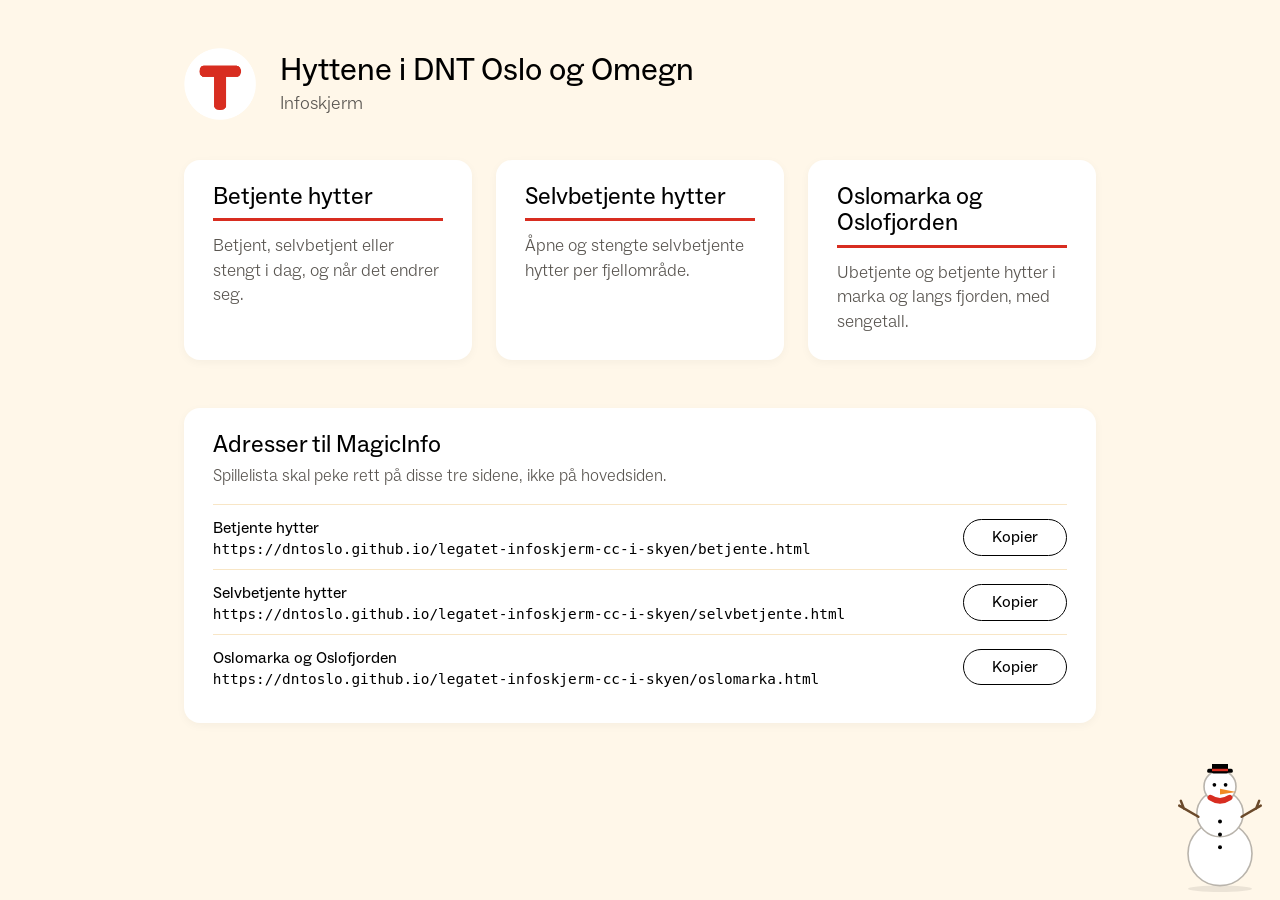
<file: index.html>
<!DOCTYPE html>
<html lang="nb">
<head>
  <meta charset="utf-8">
  <meta name="viewport" content="width=device-width, initial-scale=1">
  <title>Hyttene i DNT Oslo og Omegn</title>
  <link rel="icon" href="assets/dnt-logo.png">
  <!-- Hovedsiden er bare navigasjon til de tre infoskjermsidene. TV-en peker
       rett på betjente.html, selvbetjente.html og oslomarka.html og bruker
       ikke denne sida.
       Sida bruker ikke assets/style.css med hensikt: det stilarket låser alt
       til en fast 16:9-flate med rem som 1 % av flatehøyden, som gir uleselig
       liten tekst på en telefon. Denne sida åpnes i vanlige nettlesere og har
       derfor egen, enkel stil med samme font og farger som sidene. -->
  <style>
    @font-face {
      font-family: "ABC Social";
      src: url("assets/fonts/ABCSocial-Regular.otf") format("opentype");
      font-weight: 400;
      font-display: swap;
    }
    @font-face {
      font-family: "ABC Social";
      src: url("assets/fonts/ABCSocial-Light.otf") format("opentype");
      font-weight: 300;
      font-display: swap;
    }

    /* Samme DNT-farger som i assets/style.css. */
    :root {
      --lys-beige: #FFF7E9;
      --hvit: #FFFFFF;
      --sort: #000000;
      --graa: #5a5651;
      --moerk-beige: #F8E6C6;
      --dnt-roed: #D82D20;
    }

    * { box-sizing: border-box; }

    html, body {
      margin: 0;
      background: var(--lys-beige);
      color: var(--sort);
      font-family: "ABC Social", system-ui, -apple-system, "Segoe UI", Roboto, sans-serif;
      font-weight: 300;
    }

    .side {
      max-width: 60rem;
      margin: 0 auto;
      padding: 3rem 1.5rem;
    }

    .topp {
      display: flex;
      align-items: center;
      gap: 1.5rem;
      margin-bottom: 2.5rem;
    }
    .logo {
      width: 4.5rem;
      height: 4.5rem;
      object-fit: contain;
    }
    h1 {
      margin: 0;
      font-weight: 400;
      font-size: 2rem;
      line-height: 1.1;
    }
    .undertittel {
      margin: 0.3rem 0 0;
      color: var(--graa);
      font-size: 1.15rem;
    }

    /* Tre lenkekort ved siden av hverandre, under hverandre i smale vinduer. */
    .valg {
      display: grid;
      grid-template-columns: repeat(3, minmax(0, 1fr));
      gap: 1.5rem;
    }
    @media (max-width: 44rem) {
      .valg { grid-template-columns: 1fr; }
    }
    .kort {
      display: block;
      background: var(--hvit);
      border-radius: 1rem;
      padding: 1.5rem 1.8rem 1.6rem;
      box-shadow: 0 0.15rem 0.6rem rgba(0, 0, 0, 0.04);
      color: inherit;
      text-decoration: none;
    }
    .kort:hover {
      box-shadow: 0 0.3rem 1rem rgba(0, 0, 0, 0.1);
    }
    .kort:focus-visible {
      outline: 0.2rem solid var(--dnt-roed);
      outline-offset: 0.2rem;
    }
    .kort h2 {
      margin: 0 0 0.8rem;
      padding-bottom: 0.5rem;
      font-weight: 400;
      font-size: 1.5rem;
      line-height: 1.1;
      border-bottom: 0.2rem solid var(--dnt-roed);
    }
    .kort p {
      margin: 0;
      color: var(--graa);
      font-size: 1.1rem;
      line-height: 1.4;
    }

    /* Adressene til MagicInfo: navn, full adresse og en kopiknapp per side.
       Adressen er vanlig tekst, så den også kan merkes og kopieres for hånd. */
    .adresser {
      margin-top: 3rem;
      background: var(--hvit);
      border-radius: 1rem;
      padding: 1.5rem 1.8rem;
      box-shadow: 0 0.15rem 0.6rem rgba(0, 0, 0, 0.04);
    }
    .adresser h2 {
      margin: 0;
      font-weight: 400;
      font-size: 1.5rem;
      line-height: 1.1;
    }
    .adresser .hjelp {
      margin: 0.4rem 0 1rem;
      color: var(--graa);
      font-size: 1.05rem;
      line-height: 1.4;
    }
    .adresser ul {
      list-style: none;
      margin: 0;
      padding: 0;
    }
    /* Navnet over adressen og knappen til høyre, på alle bredder. */
    .adresse {
      display: grid;
      grid-template-columns: minmax(0, 1fr) auto;
      align-items: center;
      column-gap: 1.2rem;
      row-gap: 0.15rem;
      padding: 0.8rem 0;
      border-top: 1px solid var(--moerk-beige);
    }
    .adresse .navn {
      font-weight: 400;
    }
    .adresse .url {
      grid-row: 2;
      font-family: ui-monospace, "Cascadia Mono", Consolas, monospace;
      font-size: 0.9rem;
      overflow-wrap: anywhere;
      user-select: all;
    }
    .adresse .kopier {
      grid-column: 2;
      grid-row: 1 / span 2;
    }
    .kopier {
      font: inherit;
      font-weight: 400;
      font-size: 1rem;
      min-width: 6.5rem;
      padding: 0.45rem 1rem;
      border: 1px solid var(--sort);
      border-radius: 2rem;
      background: var(--hvit);
      color: var(--sort);
      cursor: pointer;
    }
    .kopier:hover {
      background: var(--lys-beige);
    }
    .kopier:focus-visible {
      outline: 0.2rem solid var(--dnt-roed);
      outline-offset: 0.15rem;
    }
    .kopier.ferdig {
      border-color: var(--graa);
      color: var(--graa);
    }
    /* På smale skjermer står knappen ved navnet, og adressen får hele bredden. */
    @media (max-width: 44rem) {
      .adresse .url { grid-column: 1 / -1; }
      .adresse .kopier { grid-row: 1; }
    }

    /* Snømann nederst i høyre hjørne. Trykk på den, så kommer en sky og drysser snø.
       Rent pynt, skjult for skjermlesere. Fast plassering, så den ikke påvirker layouten. */
    .snoscene {
      position: fixed;
      right: 1rem;
      bottom: 0.5rem;
      width: 7rem;
      height: 12rem;
      pointer-events: none;
    }
    .snomann {
      position: absolute;
      right: 0;
      bottom: 0;
      width: 5.5rem;
      height: 8rem;
      padding: 0;
      border: 0;
      background: none;
      cursor: pointer;
      pointer-events: auto;
      -webkit-tap-highlight-color: transparent;
    }
    .snomann svg { display: block; width: 100%; height: 100%; }
    .snomann:focus-visible {
      outline: 0.2rem solid var(--dnt-roed);
      outline-offset: 0.2rem;
      border-radius: 0.5rem;
    }
    .snomann svg { transition: transform 0.2s; }
    .snomann:hover svg { transform: rotate(-2deg); }
    .sky {
      position: absolute;
      top: 0;
      right: 0;
      width: 7rem;
      height: 3.6rem;
      opacity: 0;
      transform: translateX(3rem);
      transition: opacity 0.6s ease, transform 0.8s ease;
    }
    .sky svg { display: block; width: 100%; height: 100%; }
    .snoscene.snoer .sky {
      opacity: 1;
      transform: translateX(0);
    }
    .flak {
      position: absolute;
      top: 3rem;
      width: 0.5rem;
      height: 0.5rem;
      border-radius: 50%;
      background: var(--hvit);
      border: 1px solid #aeb9c4;
      box-shadow: 0 0 0.2rem rgba(90, 110, 130, 0.7);
      opacity: 0;
      animation: fall 1.8s linear forwards;
    }
    @keyframes fall {
      0%   { opacity: 0; transform: translateY(0); }
      15%  { opacity: 1; }
      85%  { opacity: 1; }
      100% { opacity: 0; transform: translateY(8.2rem); }
    }
    /* Snøen som legger seg på snømannen. */
    .snolag {
      opacity: 0;
      transition: opacity 1s ease;
    }
    .snoscene.snoer .snolag,
    .snoscene.snodd .snolag { opacity: 1; }
    @media (prefers-reduced-motion: reduce) {
      .sky, .snolag { transition: none; }
    }
    @media (max-width: 44rem) {
      .snoscene { display: none; }
    }
  </style>
</head>
<body>
<div class="side">
  <header class="topp">
    <img class="logo" src="assets/dnt-logo.png" alt="DNT">
    <div>
      <h1>Hyttene i DNT Oslo og Omegn</h1>
      <p class="undertittel">Infoskjerm</p>
    </div>
  </header>

  <nav class="valg" aria-label="Sider">
    <a class="kort" href="betjente.html">
      <h2>Betjente hytter</h2>
      <p>Betjent, selvbetjent eller stengt i dag, og når det endrer seg.</p>
    </a>
    <a class="kort" href="selvbetjente.html">
      <h2>Selvbetjente hytter</h2>
      <p>Åpne og stengte selvbetjente hytter per fjellområde.</p>
    </a>
    <a class="kort" href="oslomarka.html">
      <h2>Oslomarka og Oslofjorden</h2>
      <p>Ubetjente og betjente hytter i marka og langs fjorden, med sengetall.</p>
    </a>
  </nav>

  <!-- Adressene står skrevet ut, ikke regnet ut fra location, så de er riktige
       også når sida vises et annet sted enn på GitHub Pages (som i
       arbeidskopien i Claude). Endres repo- eller organisasjonsnavnet, må de
       oppdateres her. -->
  <section class="adresser" aria-labelledby="adresser-tittel">
    <h2 id="adresser-tittel">Adresser til MagicInfo</h2>
    <p class="hjelp">Spillelista skal peke rett på disse tre sidene, ikke på hovedsiden.</p>
    <ul>
      <li class="adresse">
        <span class="navn">Betjente hytter</span>
        <span class="url">https://dntoslo.github.io/legatet-infoskjerm-cc-i-skyen/betjente.html</span>
        <button type="button" class="kopier" id="kopier-betjente">Kopier</button>
      </li>
      <li class="adresse">
        <span class="navn">Selvbetjente hytter</span>
        <span class="url">https://dntoslo.github.io/legatet-infoskjerm-cc-i-skyen/selvbetjente.html</span>
        <button type="button" class="kopier" id="kopier-selvbetjente">Kopier</button>
      </li>
      <li class="adresse">
        <span class="navn">Oslomarka og Oslofjorden</span>
        <span class="url">https://dntoslo.github.io/legatet-infoskjerm-cc-i-skyen/oslomarka.html</span>
        <button type="button" class="kopier" id="kopier-oslomarka">Kopier</button>
      </li>
    </ul>
  </section>
</div>

<!-- Snømann med sky og snø, se .snoscene i stilen. Kun pynt. -->
<div class="snoscene" id="snoscene">
  <div class="sky" aria-hidden="true">
    <svg viewBox="0 0 140 72"><g fill="#c9d3dc"><circle cx="40" cy="46" r="22"/><circle cx="72" cy="34" r="28"/><circle cx="104" cy="46" r="22"/><rect x="40" y="46" width="64" height="22" rx="11"/></g></svg>
  </div>
  <button type="button" class="snomann" id="snomann" aria-label="Snømann, trykk for å få det til å snø">
    <svg viewBox="0 0 110 160" aria-hidden="true">
      <ellipse cx="55" cy="156" rx="40" ry="4" fill="rgba(0,0,0,0.08)"/>
      <circle cx="55" cy="112" r="40" fill="#fff" stroke="#b9b4ac" stroke-width="2"/>
      <circle cx="55" cy="62" r="29" fill="#fff" stroke="#b9b4ac" stroke-width="2"/>
      <circle cx="55" cy="28" r="20" fill="#fff" stroke="#b9b4ac" stroke-width="2"/>
      <rect x="39" y="6" width="32" height="5" rx="2" fill="#000"/>
      <rect x="45" y="-6" width="20" height="14" rx="2" fill="#000" transform="translate(0 4)"/>
      <rect x="45" y="6" width="20" height="3" fill="#D82D20"/>
      <circle cx="48" cy="26" r="2.3" fill="#000"/>
      <circle cx="62" cy="26" r="2.3" fill="#000"/>
      <path d="M55 31 L75 35 L55 38 Z" fill="#f08a24"/>
      <path d="M43 42 Q55 50 67 42" fill="none" stroke="#D82D20" stroke-width="7" stroke-linecap="round"/>
      <circle cx="55" cy="72" r="2.5" fill="#000"/>
      <circle cx="55" cy="88" r="2.5" fill="#000"/>
      <circle cx="55" cy="104" r="2.5" fill="#000"/>
      <path d="M28 66 L4 52 M10 56 L6 46" stroke="#6b4a2b" stroke-width="3" stroke-linecap="round" fill="none"/>
      <path d="M82 66 L106 52 M100 56 L104 46" stroke="#6b4a2b" stroke-width="3" stroke-linecap="round" fill="none"/>
      <g class="snolag" fill="#fff" stroke="#dcd7cf" stroke-width="1">
        <path d="M39 8 Q55 -4 71 8 Q55 4 39 8 Z"/>
        <path d="M34 54 Q55 42 76 54 Q55 48 34 54 Z"/>
        <path d="M18 100 Q55 78 92 100 Q55 90 18 100 Z"/>
      </g>
    </svg>
  </button>
</div>

<script>
  // Kopierer adressen i samme rad. Nekter nettleseren tilgang til
  // utklippstavla, merkes adressen i stedet, så den kan kopieres med Ctrl+C.
  document.querySelectorAll(".kopier").forEach(function (knapp) {
    knapp.addEventListener("click", function () {
      var url = knapp.parentNode.querySelector(".url");
      var vis = function (tekst) {
        knapp.textContent = tekst;
        knapp.classList.add("ferdig");
        setTimeout(function () {
          knapp.textContent = "Kopier";
          knapp.classList.remove("ferdig");
        }, 2000);
      };
      var merk = function () {
        var omraade = document.createRange();
        omraade.selectNodeContents(url);
        var valg = window.getSelection();
        valg.removeAllRanges();
        valg.addRange(omraade);
        vis("Merket");
      };
      if (navigator.clipboard && navigator.clipboard.writeText) {
        navigator.clipboard.writeText(url.textContent).then(function () { vis("Kopiert"); }, merk);
      } else {
        merk();
      }
    });
  });

  // Snømannen: trykk gir en sky som drysser snø i fire sekunder. Trykk under
  // snøfallet gjør ingenting ekstra, så det ikke hoper seg opp flak.
  (function () {
    var scene = document.getElementById("snoscene");
    var knapp = document.getElementById("snomann");
    var snoer = false;
    var minimertBevegelse = window.matchMedia && window.matchMedia("(prefers-reduced-motion: reduce)").matches;
    var lagFlak = function () {
      if (minimertBevegelse) { return; }
      var flak = document.createElement("i");
      flak.className = "flak";
      // Flakene faller over hele snømannen (som står 1,5 til 7 rem fra venstre i scenen).
      flak.style.left = (1.5 + Math.random() * 5).toFixed(2) + "rem";
      flak.style.width = flak.style.height = (0.4 + Math.random() * 0.4).toFixed(2) + "rem";
      flak.style.animationDuration = (1.4 + Math.random() * 1).toFixed(2) + "s";
      scene.appendChild(flak);
      setTimeout(function () { flak.remove(); }, 2600);
    };
    knapp.addEventListener("click", function () {
      if (snoer) { return; }
      snoer = true;
      scene.classList.add("snoer");
      var tikk = setInterval(lagFlak, 60);
      setTimeout(function () {
        clearInterval(tikk);
        scene.classList.remove("snoer");
        scene.classList.add("snodd");
        snoer = false;
      }, 4000);
    });
  })();
</script>
</body>
</html>
</file>
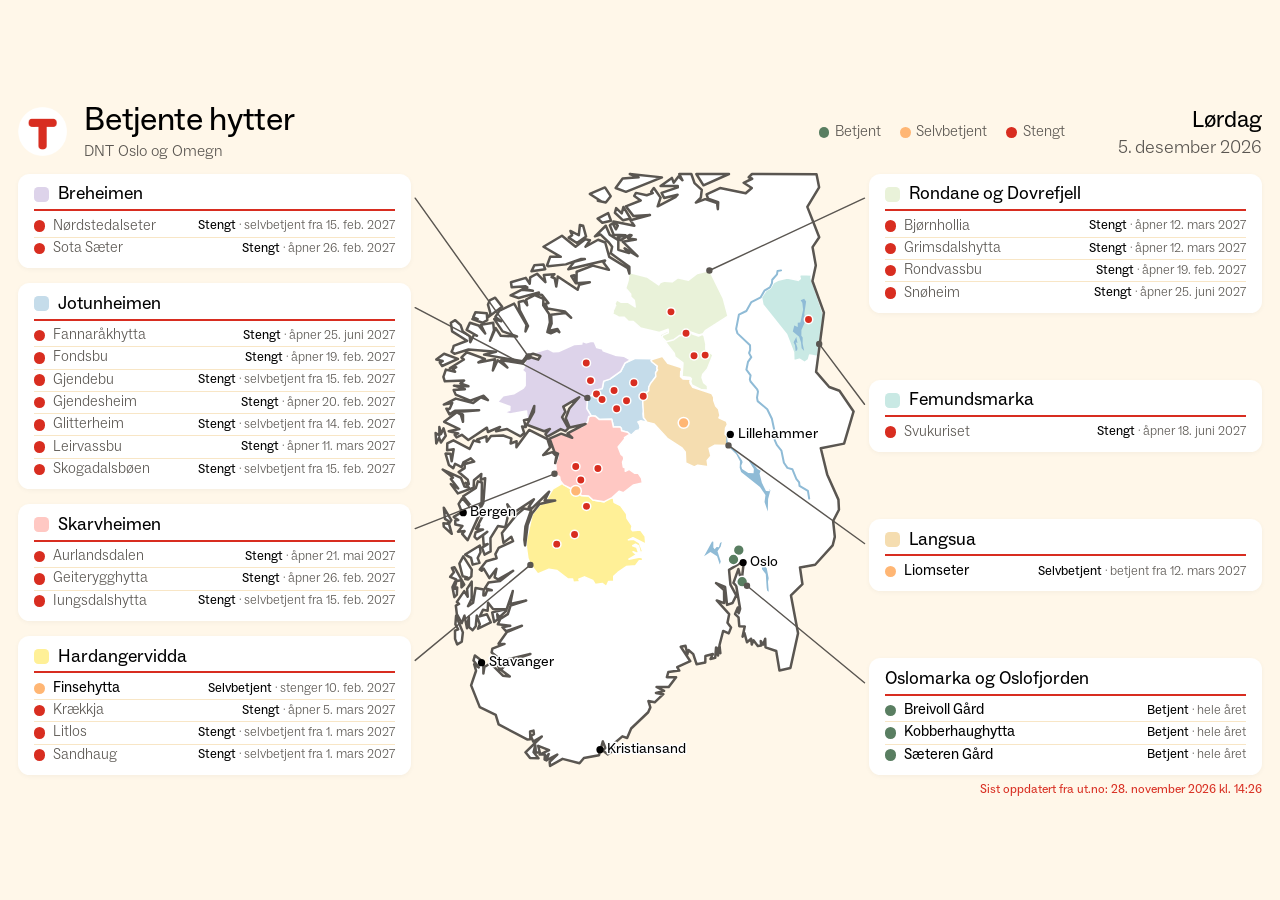
<file: betjente.html>
<!DOCTYPE html>
<html lang="nb">
<head>
  <meta charset="utf-8">
  <meta name="viewport" content="width=device-width, initial-scale=1">
  <meta http-equiv="Cache-Control" content="no-cache, no-store, must-revalidate">
  <title>Betjente hytter, DNT Oslo og Omegn</title>
  <link rel="icon" href="assets/dnt-logo.png">
  <!-- Versjonsnummeret i lenkene bumpes ved endringer, så TV-en ikke bruker gammel CSS/JS fra cache.
       Samme tall i betjente.html, selvbetjente.html og oslomarka.html. -->
  <link rel="stylesheet" href="assets/style.css?v=14">
</head>
<!-- data-side velger konfigurasjonen for denne sida i SIDER i assets/app.js. -->
<body data-side="betjente">
<div class="skjerm">
  <header class="topp">
    <a class="hjem" href="index.html" title="Til hovedsiden"><img class="logo" src="assets/dnt-logo.png" alt="DNT, til hovedsiden"></a>
    <div class="tittel">
      <h1>Betjente hytter</h1>
      <p class="undertittel">DNT Oslo og Omegn</p>
    </div>
    <div class="forklaring">
      <span><i class="prikk betjent"></i>Betjent</span>
      <span><i class="prikk selvbetjent"></i>Selvbetjent</span>
      <span><i class="prikk stengt"></i>Stengt</span>
    </div>
    <div class="idag" id="idag"></div>
  </header>

  <main class="kartflate" id="kartflate" aria-live="polite">
    <p class="laster">Henter åpningstider …</p>
  </main>

  <div class="oppdatert" id="oppdatert"></div>
</div>

  <script src="assets/app.js?v=14"></script>
</body>
</html>
</file>
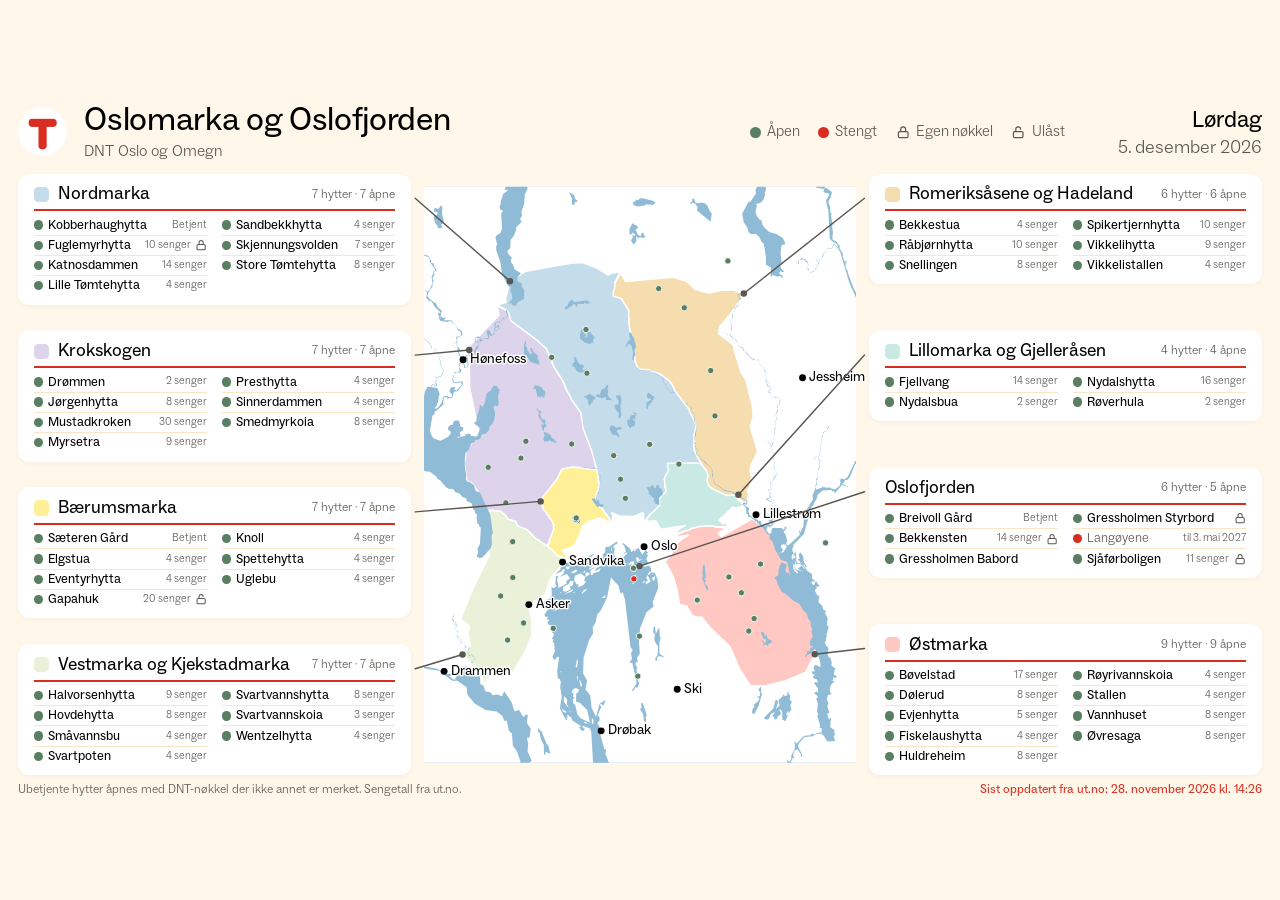
<file: oslomarka.html>
<!DOCTYPE html>
<html lang="nb">
<head>
  <meta charset="utf-8">
  <meta name="viewport" content="width=device-width, initial-scale=1">
  <meta http-equiv="Cache-Control" content="no-cache, no-store, must-revalidate">
  <title>Oslomarka og Oslofjorden, DNT Oslo og Omegn</title>
  <link rel="icon" href="assets/dnt-logo.png">
  <!-- Versjonsnummeret i lenkene bumpes ved endringer, så TV-en ikke bruker gammel CSS/JS fra cache.
       Samme tall i betjente.html, selvbetjente.html og oslomarka.html. -->
  <link rel="stylesheet" href="assets/style.css?v=14">
</head>
<!-- data-side velger konfigurasjonen for denne sida i SIDER i assets/app.js. -->
<body data-side="oslomarka">
<!-- Ikonene som app.js og legenden henter med <use href="#...">. Egne, enkle
     strektegninger, farge og strektykkelse settes av .ikon i style.css.
     «Egen nøkkel» tegnes som lukket hengelås, ikke som en nøkkel, så det ikke
     forveksles med DNT-nøkkelen (som ikke har noe ikon). Sammen med den åpne
     hengelåsen for «ulåst» blir det et par: låst med egen ordning, eller ulåst. -->
<svg style="position:absolute;width:0;height:0;overflow:hidden" aria-hidden="true">
  <symbol id="ikon-noekkel" viewBox="0 0 24 24">
    <rect x="4" y="11" width="16" height="10" rx="2"/>
    <path d="M8 11V7a4 4 0 0 1 8 0v4"/>
  </symbol>
  <symbol id="ikon-ulaast" viewBox="0 0 24 24">
    <rect x="4" y="11" width="16" height="10" rx="2"/>
    <path d="M8 11V7a4 4 0 0 1 8 0"/>
  </symbol>
</svg>
<div class="skjerm">
  <header class="topp">
    <a class="hjem" href="index.html" title="Til hovedsiden"><img class="logo" src="assets/dnt-logo.png" alt="DNT, til hovedsiden"></a>
    <div class="tittel">
      <h1>Oslomarka og Oslofjorden</h1>
      <p class="undertittel">DNT Oslo og Omegn</p>
    </div>
    <div class="forklaring">
      <span><i class="prikk selvbetjent"></i>Åpen</span>
      <span><i class="prikk stengt"></i>Stengt</span>
      <span><svg class="ikon" aria-hidden="true"><use href="#ikon-noekkel"></use></svg>Egen nøkkel</span>
      <span><svg class="ikon" aria-hidden="true"><use href="#ikon-ulaast"></use></svg>Ulåst</span>
    </div>
    <div class="idag" id="idag"></div>
  </header>

  <main class="kartflate" id="kartflate" aria-live="polite">
    <p class="laster">Henter åpningstider …</p>
  </main>

  <footer class="bunn">
    <p class="merknad">Ubetjente hytter åpnes med DNT-nøkkel der ikke annet er merket. Sengetall fra ut.no.</p>
    <div class="oppdatert" id="oppdatert"></div>
  </footer>
</div>

  <script src="assets/app.js?v=14"></script>
</body>
</html>
</file>
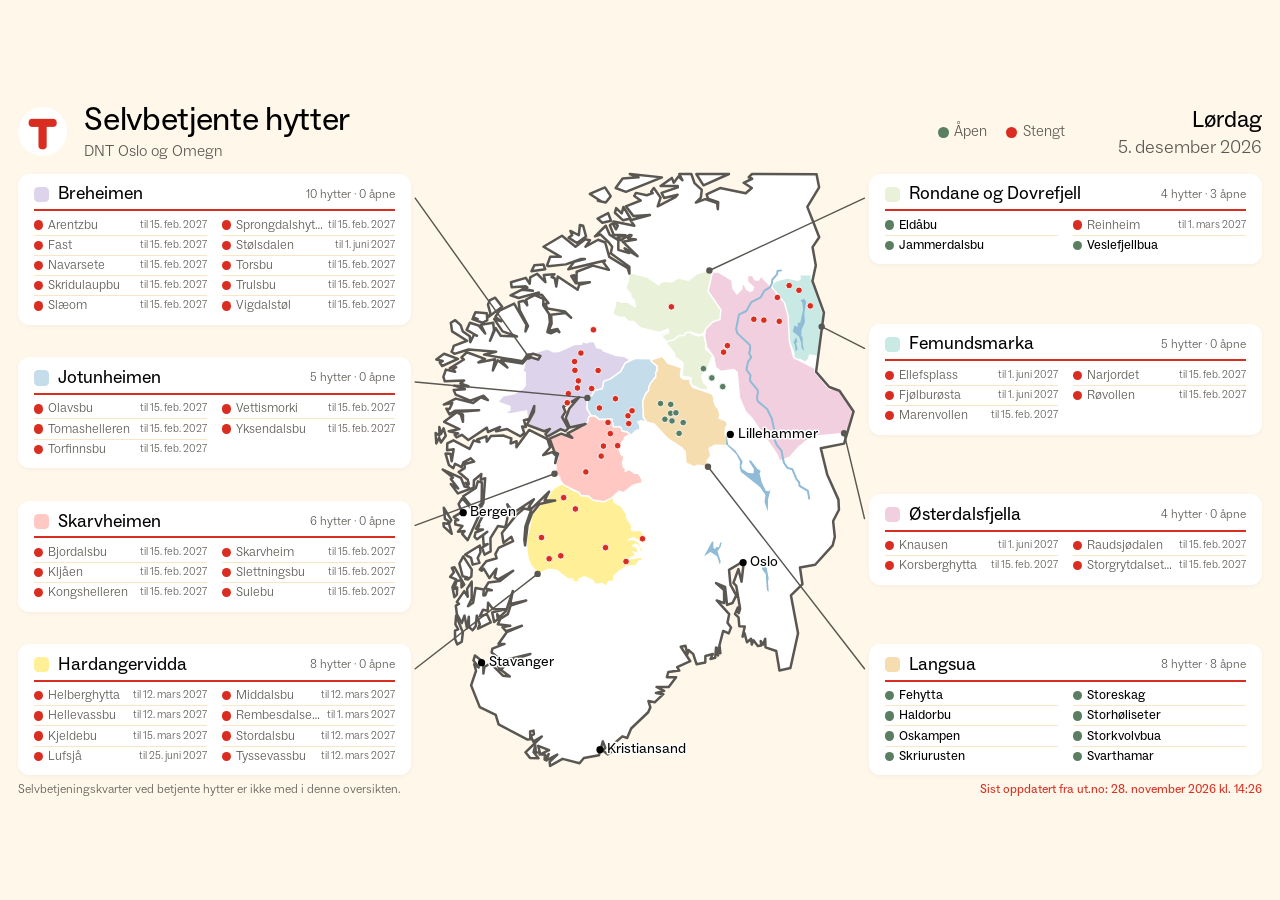
<file: selvbetjente.html>
<!DOCTYPE html>
<html lang="nb">
<head>
  <meta charset="utf-8">
  <meta name="viewport" content="width=device-width, initial-scale=1">
  <meta http-equiv="Cache-Control" content="no-cache, no-store, must-revalidate">
  <title>Selvbetjente hytter, DNT Oslo og Omegn</title>
  <link rel="icon" href="assets/dnt-logo.png">
  <!-- Versjonsnummeret i lenkene bumpes ved endringer, så TV-en ikke bruker gammel CSS/JS fra cache.
       Samme tall i betjente.html, selvbetjente.html og oslomarka.html. -->
  <link rel="stylesheet" href="assets/style.css?v=14">
</head>
<!-- data-side velger konfigurasjonen for denne sida i SIDER i assets/app.js. -->
<body data-side="selvbetjente">
<div class="skjerm">
  <header class="topp">
    <a class="hjem" href="index.html" title="Til hovedsiden"><img class="logo" src="assets/dnt-logo.png" alt="DNT, til hovedsiden"></a>
    <div class="tittel">
      <h1>Selvbetjente hytter</h1>
      <p class="undertittel">DNT Oslo og Omegn</p>
    </div>
    <div class="forklaring">
      <span><i class="prikk selvbetjent"></i>Åpen</span>
      <span><i class="prikk stengt"></i>Stengt</span>
    </div>
    <div class="idag" id="idag"></div>
  </header>

  <main class="kartflate" id="kartflate" aria-live="polite">
    <p class="laster">Henter åpningstider …</p>
  </main>

  <footer class="bunn">
    <p class="merknad">Selvbetjeningskvarter ved betjente hytter er ikke med i denne oversikten.</p>
    <div class="oppdatert" id="oppdatert"></div>
  </footer>
</div>

  <script src="assets/app.js?v=14"></script>
</body>
</html>
</file>
<file: assets/style.css>
/* DNT-profil: farger fra DNTs visuelle identitet. Lyse, varme flater,
   sort tekst, DNT Rød kun som aksent.

   Alt innhold ligger i .skjerm, en fast 16:9-flate som alltid får plass i
   vinduet og sentreres. Størrelser bruker rem, der 1 rem er 1 % av flatens
   høyde (satt som font-size på html), så layouten ser lik ut på en TV, i et
   smalt vindu og i et stående vindu. Skjermen kjører Tizen 7.0 med
   Chromium 94, som ikke kan cqh, dvh eller container-type. Nyere CSS må
   derfor ha en enkel fallback foran seg i kaskaden.

   Flaten har tre kolonner: områdekort til venstre, kartet av Sør-Norge i
   midten, områdekort til høyre. Områdefargene settes av app.js som --farge
   på kortet og på polygonet, ut fra tabellen FARGER der. */

@font-face {
  font-family: "ABC Social";
  src: url("fonts/ABCSocial-Regular.otf") format("opentype");
  font-weight: 400;
  font-display: swap;
}
@font-face {
  font-family: "ABC Social";
  src: url("fonts/ABCSocial-Light.otf") format("opentype");
  font-weight: 300;
  font-display: swap;
}

:root {
  --lys-beige: #FFF7E9;
  --moerk-beige: #F8E6C6;
  --blaa: #C5DCEA;
  --lys-groenn: #E9F2D9;
  --moerk-groenn: #597E61;
  --hvit: #FFFFFF;
  --dnt-roed: #D82D20;
  --gul: #FFF097;
  --oransje: #FFB674;
  --lys-roed: #FFC8C3;
  --sort: #000000;
  --graa: #5a5651;
  --vann: #8FBBD6;       /* innsjøer og elver på kartet */

  --font: "ABC Social", system-ui, -apple-system, "Segoe UI", Roboto, sans-serif;
}

* { box-sizing: border-box; }

/* 1 rem er 1 % av flatens høyde. Første linje holder på en liggende 16:9-TV,
   den andre tar over i smale og stående vinduer der nettleseren kan min(). */
html {
  font-size: 1vh;
  font-size: min(1vh, calc(100vw * 9 / 16 / 100));
}

html, body {
  margin: 0;
  height: 100%;
  overflow: hidden;
  background: var(--lys-beige);
  color: var(--sort);
  font-family: var(--font);
  font-weight: 300;
}

body {
  display: flex;
  align-items: center;
  justify-content: center;
  height: 100vh;
  width: 100vw;
}

/* Fast 16:9-flate som fyller vinduet så langt formatet tillater. De to første
   linjene er fallback for nettlesere uten min(). */
.skjerm {
  --marg: 1.8rem;
  width: 100vw;
  height: 100vh;
  width: min(100vw, calc(100vh * 16 / 9));
  height: min(100vh, calc(100vw * 9 / 16));
  display: flex;
  flex-direction: column;
  padding: var(--marg) calc(var(--marg) * 1.4);
  gap: var(--marg);
  overflow: hidden;
}

/* Toppen: logo, tittel, legende og dato på én linje. */
.topp {
  display: flex;
  align-items: center;
  gap: 2.4rem;
  flex: 0 0 auto;
}
.logo {
  display: block;
  height: 6.8rem;
  width: 6.8rem;
  object-fit: contain;
  transition: transform 0.2s ease;
}
/* Logoen er lenke til hovedsiden. Ser ut som før, vokser litt under musa. */
.hjem {
  flex: 0 0 auto;
  border-radius: 50%;
}
.hjem:hover .logo {
  transform: scale(1.05);
}
.hjem:focus-visible {
  outline: 0.3rem solid var(--dnt-roed);
  outline-offset: 0.3rem;
}

@media (prefers-reduced-motion: reduce) {
  .logo { transition: none; }
}
.tittel h1 {
  margin: 0;
  font-weight: 400;
  font-size: 4.6rem;
  line-height: 1.05;
  letter-spacing: -0.01em;
}
.undertittel {
  margin: 0.4rem 0 0;
  font-size: 2.2rem;
  color: var(--graa);
}
.forklaring {
  margin-left: auto;
  display: flex;
  gap: 2.6rem;
  font-size: 2.1rem;
  color: var(--graa);
}
.forklaring .prikk {
  width: 1.5rem;
  height: 1.5rem;
  margin-right: 0.8rem;
}
.idag {
  margin-left: 5rem;
  text-align: right;
  font-size: 2.6rem;
  color: var(--graa);
}
.idag strong {
  display: block;
  font-weight: 400;
  color: var(--sort);
  font-size: 3.2rem;
}

/* «Sist oppdatert» som en stille linje helt nederst til høyre. */
.oppdatert {
  flex: 0 0 auto;
  margin-top: calc(var(--marg) * -0.55);
  text-align: right;
  font-size: 1.7rem;
  color: var(--graa);
}
.oppdatert.gammel {
  color: var(--dnt-roed);
  font-weight: 400;
}

/* Tre kolonner: kort, kart, kort. Kartkolonnen er bred nok til at et kart
   på ca. 85 % av flatens høyde får plass uten luft på sidene. */
.kartflate {
  position: relative;          /* for streklaget */
  flex: 1 1 auto;
  min-height: 0;
  display: grid;
  grid-template-columns: minmax(0, 1fr) 60rem minmax(0, 1fr);
  gap: var(--marg);
}
.laster, .feil {
  grid-column: 1 / -1;
  align-self: center;
  text-align: center;
  font-size: 3rem;
  color: var(--graa);
}

/* Kortene har høyde etter innholdet, så avstanden mellom radene er lik i
   alle kort. Ledig plass i kolonnen legges mellom kortene. */
.kolonne {
  display: flex;
  flex-direction: column;
  justify-content: space-between;
  gap: var(--marg);
  min-height: 0;
}

/* Områdekort */
.kort {
  flex: 0 0 auto;
  background: var(--hvit);
  border-radius: 1.6rem;
  padding: 1.5rem 2.2rem 1.3rem;
  display: flex;
  flex-direction: column;
  box-shadow: 0 0.2rem 0.8rem rgba(0, 0, 0, 0.04);
}
.kort h2 {
  display: flex;
  align-items: center;
  gap: 1.2rem;
  margin: 0 0 0.6rem;
  padding-bottom: 0.7rem;
  font-weight: 400;
  font-size: 2.5rem;
  line-height: 1.1;
  border-bottom: 0.3rem solid var(--dnt-roed);
}
/* Fargemarkør som binder kortet til området på kartet. */
.kort h2::before {
  content: "";
  flex: 0 0 auto;
  width: 2.1rem;
  height: 2.1rem;
  border-radius: 0.6rem;
  background: var(--farge, var(--moerk-beige));
}
.kort.uten-farge h2::before {
  display: none;
}
.kort ul {
  list-style: none;
  margin: 0;
  padding: 0;
  display: flex;
  flex-direction: column;
}
/* Radpolstringen er 0.3rem på alle sidene. Med 0.4rem var venstre kolonne på
   side 1 (16 hytter i fire kort) 21 px høyere enn plassen sin ved 1920 x 1080,
   usynlig fordi kolonnen ikke klipper, men én hytte til hadde veltet layouten. */
.hytte {
  display: grid;
  grid-template-columns: auto auto minmax(0, 1fr);
  align-items: center;
  gap: 1.1rem;
  padding: 0.3rem 0;
  font-size: 2.05rem;
  line-height: 1.15;
}
.hytte + .hytte {
  border-top: 1px solid var(--moerk-beige);
}
.hytte .navn {
  font-weight: 400;
  white-space: nowrap;
}
.hytte .status {
  text-align: right;
  color: var(--graa);
  font-size: 1.8rem;
  line-height: 1.2;
}
.hytte .status .niva {
  color: var(--sort);
  font-weight: 400;
}
.hytte .status .snart {
  color: var(--dnt-roed);
  font-weight: 400;
}
.hytte.stengt .navn { color: var(--graa); font-weight: 300; }

/* Statusprikk i listene og legenden */
.prikk {
  display: inline-block;
  width: 1.6rem;
  height: 1.6rem;
  border-radius: 50%;
  flex: 0 0 auto;
  vertical-align: middle;
}
.prikk.betjent { background: var(--moerk-groenn); }
.prikk.selvbetjent { background: var(--oransje); }
.prikk.stengt { background: var(--dnt-roed); }
.prikk.ukjent { background: var(--graa); }

/* Kartet */
.kart {
  min-height: 0;
  display: flex;
  align-items: center;
  justify-content: center;
}
.kart svg {
  width: 100%;
  height: 100%;
  display: block;
  overflow: visible;
}
.kart .laster,
.kart .feil {
  font-size: 2.4rem;
}

/* Tegnet uttrykk: hvit landflate mot beige bakgrunn med tynn mørk strek langs
   kysten (Sør-Norge), eller mot blå sjø uten strek (Oslomarka). Lagene tegnes
   i denne rekkefølgen: hav (bare kart med «hav» i kartfila), land, områder,
   vann, grense (bare kart uten hav), byer, hytter. */
.hav {
  fill: var(--vann);
  stroke: none;
}
.land path {
  fill: var(--hvit);
  stroke: none;
}
.grense path {
  fill: none;
  stroke: var(--graa);
  stroke-width: 2.5;
  stroke-linejoin: round;
  vector-effect: non-scaling-stroke;
}

/* DNT-områdene fra ut.no, fylt i områdets farge. Tynn hvit kant skiller
   områder som grenser til hverandre. */
.omrade {
  fill: var(--farge, var(--moerk-beige));
  stroke: var(--hvit);
  stroke-width: 1.5;
  stroke-linejoin: round;
  vector-effect: non-scaling-stroke;
}

/* Vann i en tydeligere blå enn områdefargene, så Mjøsa ikke forveksles med Jotunheimen. */
.innsjo {
  fill: var(--vann);
  stroke: none;
}
.elv {
  fill: none;
  stroke: var(--vann);
  stroke-width: 2;
  stroke-linecap: round;
  stroke-linejoin: round;
  vector-effect: non-scaling-stroke;
}

/* Byer: prikk og navn med hvit kant rundt bokstavene, så de leses oppå kystlinja. */
.byer circle {
  fill: var(--sort);
}
.byer text {
  font-family: var(--font);
  font-weight: 400;
  font-size: 24px;              /* viewBox-enheter, ca. 2 % av skjermhøyden */
  fill: var(--sort);
  stroke: var(--hvit);
  stroke-width: 5px;
  stroke-linejoin: round;
  paint-order: stroke fill;
  dominant-baseline: middle;
}

/* Hyttene på kartet, farget etter dagens status */
.hyttepunkt {
  stroke: var(--hvit);
  stroke-width: 2.5;
}
.hyttepunkt.betjent { fill: var(--moerk-groenn); }
.hyttepunkt.selvbetjent { fill: var(--oransje); }
.hyttepunkt.stengt { fill: var(--dnt-roed); r: 7; }
.hyttepunkt.ukjent { fill: var(--graa); }

/* Streker fra kort til område, i et lag over hele flaten. */
.streker {
  position: absolute;
  top: 0;
  left: 0;
  width: 100%;
  height: 100%;
  pointer-events: none;
  overflow: visible;
}
.strek {
  stroke: var(--graa);
  stroke-width: 0.2rem;
  stroke-linecap: round;
}
.strekende {
  fill: var(--graa);
}

/* ---------- Side 2: selvbetjente hytter (selvbetjente.html) ---------- */

/* Teller i kortoverskriften («10 hytter · 8 åpne») i listevarianten. */
.kort h2 .teller {
  margin-left: auto;
  font-size: 1.7rem;
  font-weight: 300;
  color: var(--graa);
  white-space: nowrap;
}

/* Listevarianten: alle navn i to spalter fylt kolonnevis, så radene ligger på
   linje på tvers. Mindre skrift enn side 1, fordi venstre kolonne har 30 hytter. */
.kort.liste ul {
  display: grid;
  grid-auto-flow: column;
  grid-template-columns: repeat(2, minmax(0, 1fr));
  column-gap: 2rem;
}
.kort.liste .hytte {
  grid-template-columns: auto minmax(0, 1fr) auto;
  gap: 0.7rem;
  font-size: 1.8rem;
  border-top: 1px solid var(--moerk-beige);
}
.kort.liste .hytte.spaltestart {
  border-top: none;
}
.kort.liste .prikk {
  width: 1.3rem;
  height: 1.3rem;
}
.kort.liste .navn {
  overflow: hidden;
  text-overflow: ellipsis;
}
/* Kort tidsangivelse bak navnet: «til 15. feb.» i grått, «om 3 dager» i rødt. */
.hytte .naar {
  font-size: 1.5rem;
  line-height: 1.2;
  color: var(--graa);
  white-space: nowrap;
  text-align: right;
}
.hytte .naar.snart {
  color: var(--dnt-roed);
  font-weight: 400;
}

/* Bunnlinja på side 2: merknad til venstre, «Sist oppdatert» til høyre. */
.bunn {
  flex: 0 0 auto;
  display: flex;
  justify-content: space-between;
  align-items: baseline;
  gap: 2rem;
  margin-top: calc(var(--marg) * -0.55);
}
.bunn .oppdatert {
  margin-top: 0;
}
.merknad {
  margin: 0;
  font-size: 1.7rem;
  color: var(--graa);
}

/* På side 2 og 3 er selvbetjent og ubetjent den normale åpne tilstanden, ikke
   et redusert tilbud slik det er ved en betjent hytte på side 1. Åpne hytter
   får derfor samme grønne som betjent, og oransje brukes bare på side 1. */
body[data-side="selvbetjente"] .prikk.selvbetjent,
body[data-side="oslomarka"] .prikk.selvbetjent {
  background: var(--moerk-groenn);
}
body[data-side="selvbetjente"] .hyttepunkt.selvbetjent,
body[data-side="oslomarka"] .hyttepunkt.selvbetjent {
  fill: var(--moerk-groenn);
}

/* Mindre hytteprikker på side 2 og 3, med tynnere hvit kant som skiller
   prikker som overlapper. r skal være lik prikkR for disse sidene i app.js. */
body[data-side="selvbetjente"] .hyttepunkt,
body[data-side="oslomarka"] .hyttepunkt {
  stroke-width: 1.5;
}
body[data-side="selvbetjente"] .hyttepunkt.stengt,
body[data-side="oslomarka"] .hyttepunkt.stengt {
  r: 5.5;
}

/* ---------- Side 3: Oslomarka og Oslofjorden (oslomarka.html) ---------- */

/* Navnet skal alltid vises helt. Navnekolonnen får den bredden den trenger,
   og tilleggsteksten til høyre (sengetall, «Betjent», tidsangivelse og
   nøkkelikon) får resten. Blir det for trangt, er det den som skal kortes. */
body[data-side="oslomarka"] .kort.liste .hytte {
  grid-template-columns: auto auto minmax(0, 1fr);
}
body[data-side="oslomarka"] .kort.liste .navn {
  overflow: visible;
  text-overflow: clip;
}
.hytte .meta {
  display: flex;
  align-items: center;
  justify-content: flex-end;
  gap: 0.6rem;
  font-size: 1.5rem;
  line-height: 1.2;
  color: var(--graa);
  white-space: nowrap;
}
.hytte .meta .snart {
  color: var(--dnt-roed);
  font-weight: 400;
}
/* Tilleggsteksten får aldri gå inn i navnet. Kolonnen klipper, og teksten
   kortes med ellipse mens låsikonet står. Sengetall og «Betjent» som ikke får
   plass, skjules helt av kortMeta() i app.js, så det ikke står «3 se…». */
.hytte .meta {
  min-width: 0;
  overflow: hidden;
}
.hytte .meta > span {
  min-width: 0;
  overflow: hidden;
  text-overflow: ellipsis;
}
.hytte .meta .skjult {
  display: none;
}

/* Låsikonene for nøkkeltype (lukket hengelås for egen nøkkel, åpen for ulåst),
   strektegnet i samme grå som teksten. Symbolene ligger i oslomarka.html, og
   legenden i toppen bruker samme klasse. */
.ikon {
  height: 1.7rem;
  width: 1.7rem;
  flex: 0 0 auto;
  stroke: currentColor;
  fill: none;
  stroke-width: 2;
  stroke-linecap: round;
  stroke-linejoin: round;
  vertical-align: middle;
}
.forklaring .ikon {
  height: 2rem;
  width: 2rem;
  margin-right: 0.8rem;
}
</file>
